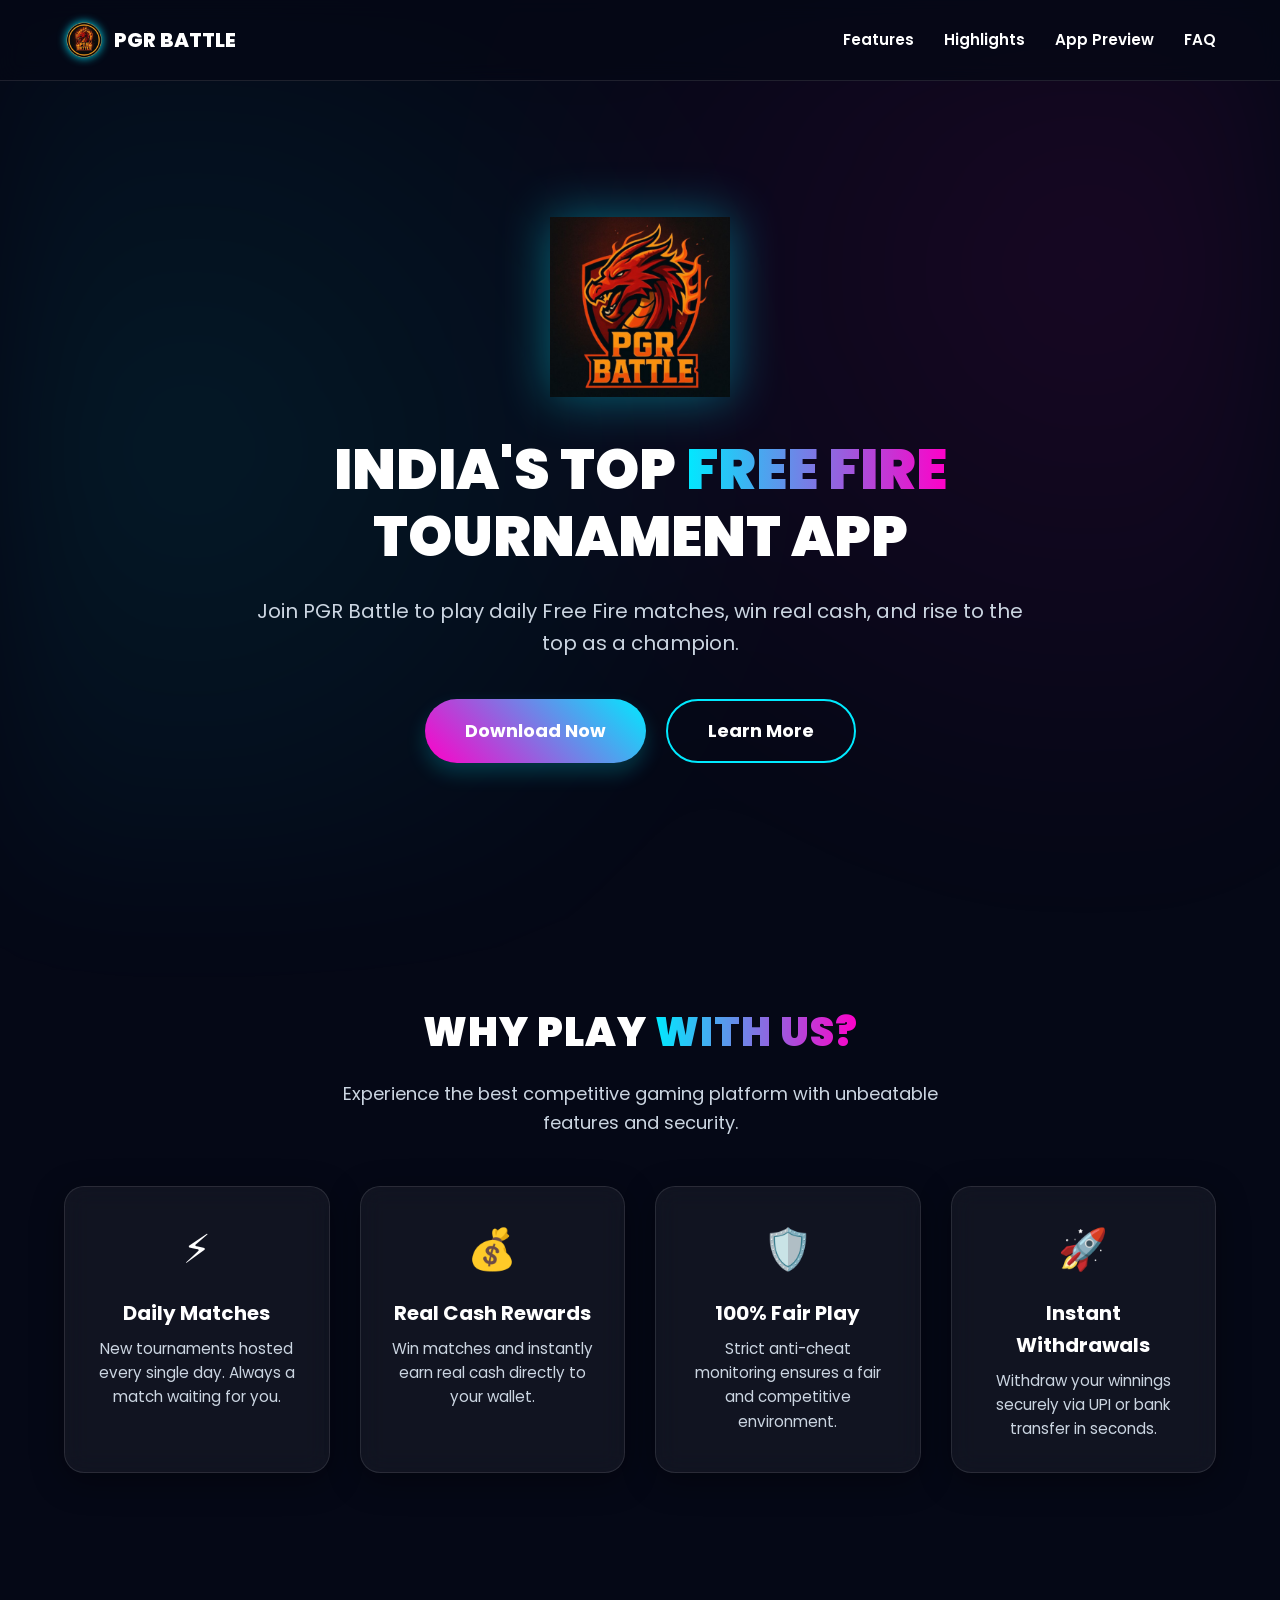
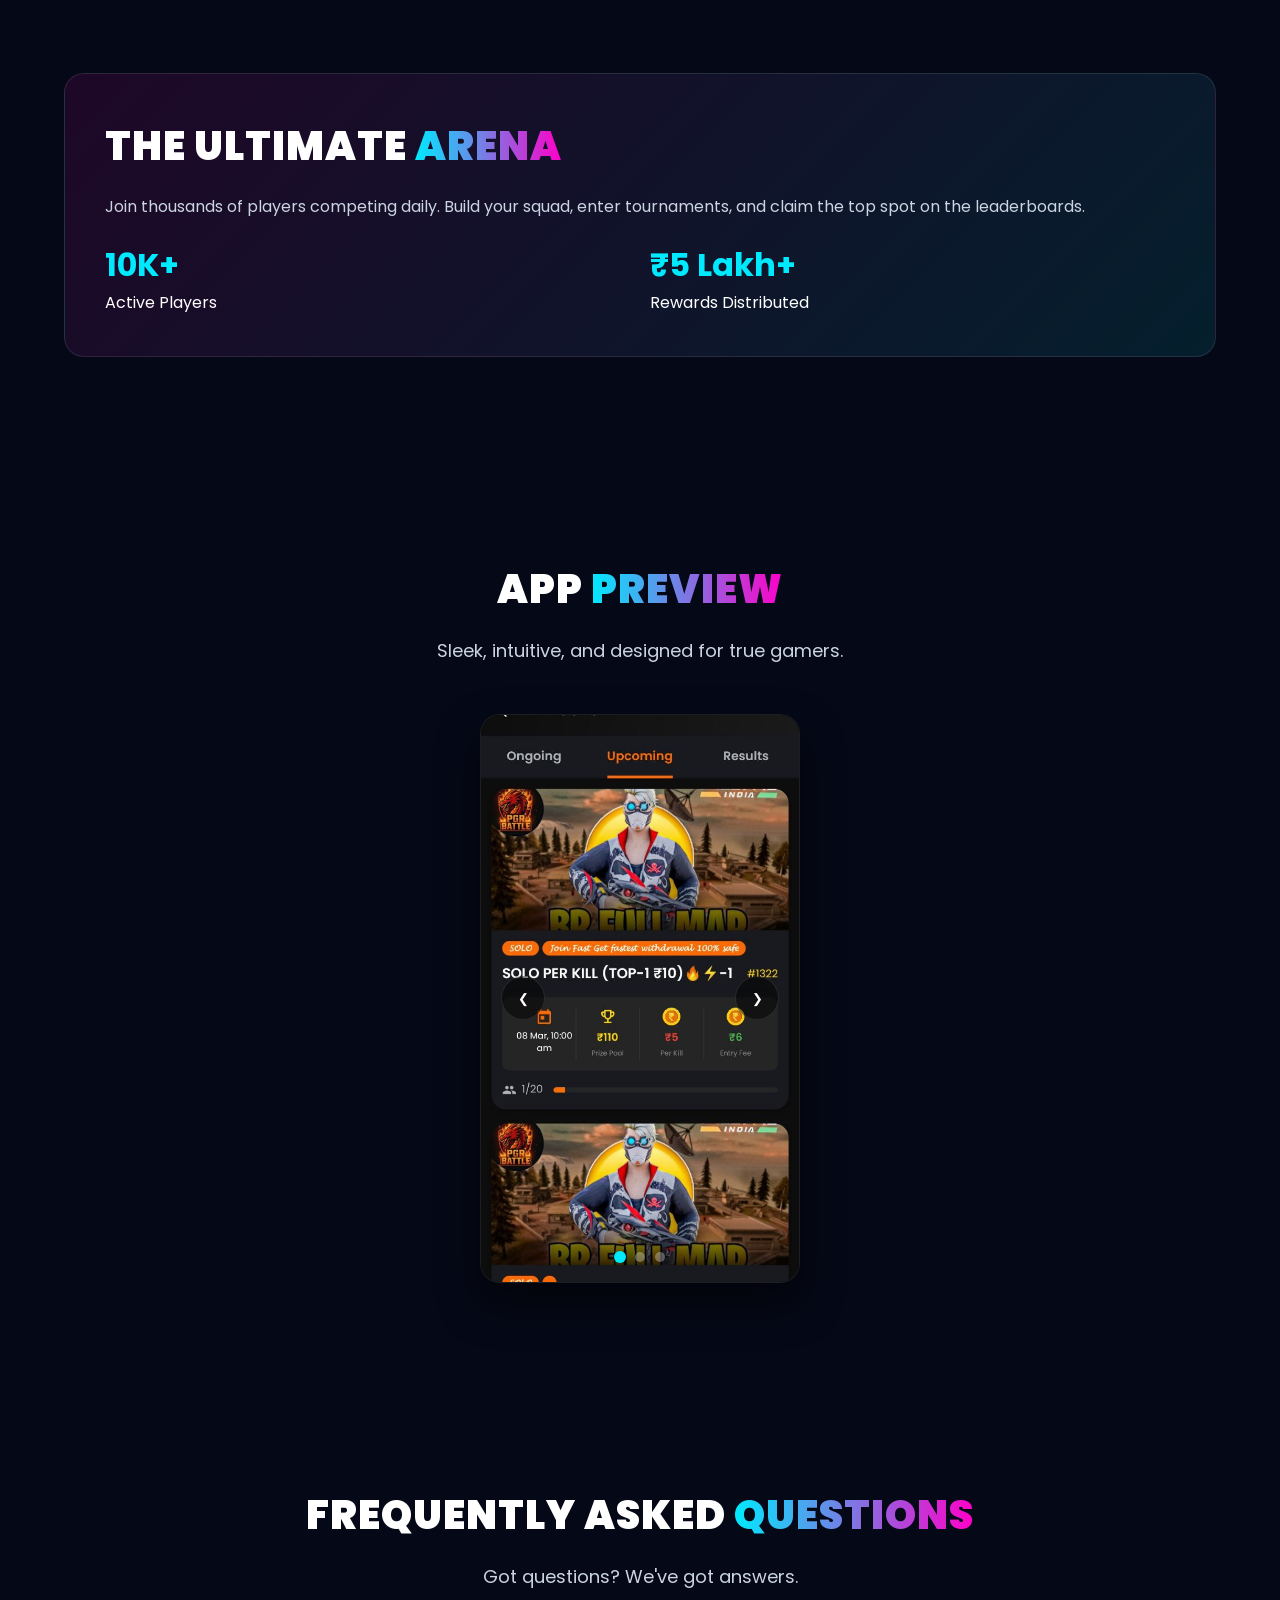
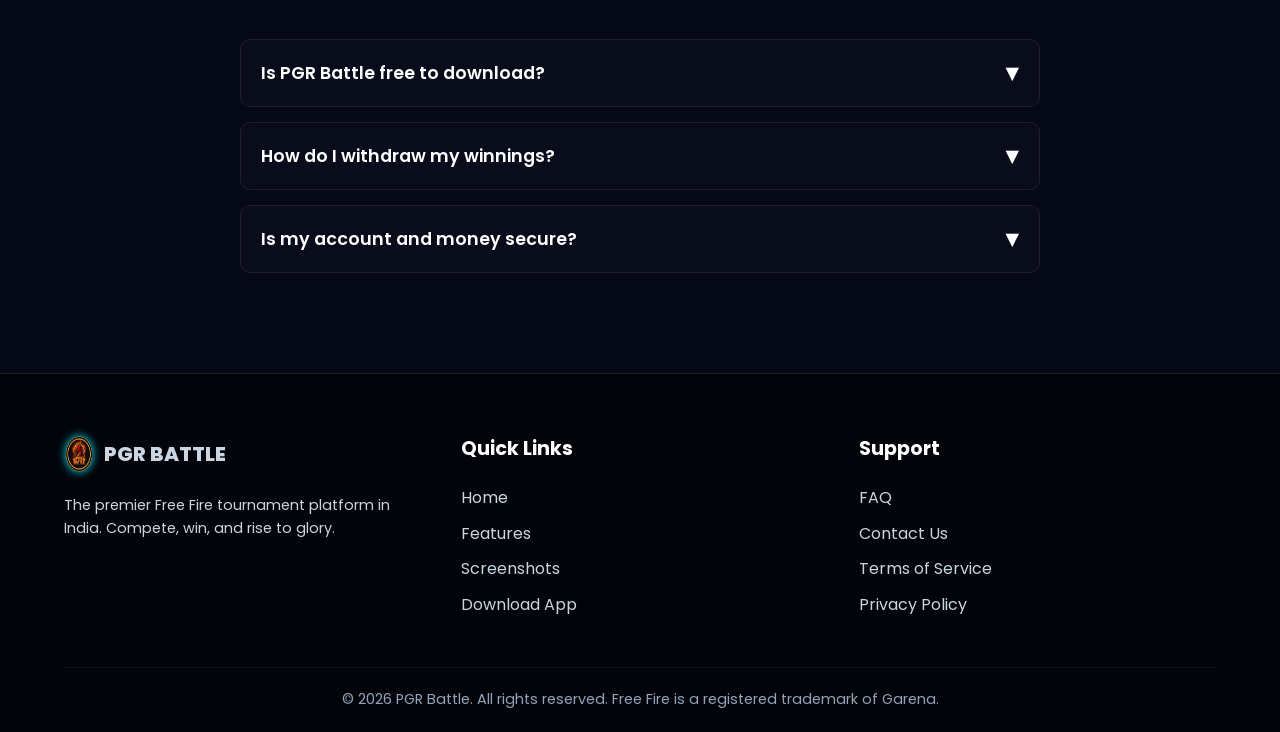
<file: index.html>
<!DOCTYPE html>
<html lang="en">
<head>
  <meta charset="UTF-8">
  <meta name="viewport" content="width=device-width, initial-scale=1.0">
  
  <!-- SEO & Meta Tags -->
  <title>PGR Battle — Official Free Fire Tournament App</title>
  <meta name="description" content="Join PGR Battle to play daily Free Fire matches, win real cash rewards, and become a champion. India's top esports tournament app.">
  <meta name="keywords" content="PGR Battle, Free Fire Tournament, Esports App, Win Cash, Gaming">
  <meta name="author" content="PGR Battle">
  <link rel="canonical" href="https://pgrbattle.com/">
  
  <!-- Open Graph / Social -->
  <meta property="og:type" content="website">
  <meta property="og:url" content="https://pgrbattle.com/">
  <meta property="og:title" content="PGR Battle — Official Free Fire Tournament App">
  <meta property="og:description" content="Play daily Free Fire matches and win real cash rewards. Download now!">
  <meta property="og:image" content="https://pgrbattle.com/logo.png">
  
  <!-- Preconnect & Fonts -->
  <link rel="preconnect" href="https://fonts.googleapis.com">
  <link rel="preconnect" href="https://fonts.gstatic.com" crossorigin>
  <link href="https://fonts.googleapis.com/css2?family=Poppins:wght@400;600;700;800;900&display=swap" rel="stylesheet">
  
  <!-- Favicon -->
  <link rel="icon" type="image/x-icon" href="favicon.ico">
  <link rel="apple-touch-icon" href="apple-touch-icon.png">

  <!-- Core Styles -->
  <link rel="stylesheet" href="style.css?v=3">
</head>
<body>

  <!-- Animated Background -->
  <div class="animated-bg" aria-hidden="true"></div>

  <!-- Navbar -->
  <header class="navbar">
    <div class="container">
      <a href="index.html" class="nav-brand">
        <img src="logo.png" alt="PGR Battle Logo" width="40" height="40">
        PGR BATTLE
      </a>
      
      <button class="mobile-menu-btn" aria-label="Toggle navigation menu" aria-expanded="false">
        ☰
      </button>

      <nav aria-label="Main Navigation">
        <ul class="nav-links">
          <li><a href="#features">Features</a></li>
          <li><a href="#highlights">Highlights</a></li>
          <li><a href="#screenshots">App Preview</a></li>
          <li><a href="#faq">FAQ</a></li>
        </ul>
      </nav>
    </div>
  </header>

  <main>
    <!-- Hero Section -->
    <section class="hero" id="home">
      <div class="container hero-content reveal active">
        <div class="hero-logo-wrapper">
          <img src="20260303_100149.png" alt="PGR Battle Mascot" class="hero-logo" width="180" height="180" loading="eager">
        </div>
        
        <h1>India's Top <span class="text-gradient">Free Fire</span> Tournament App</h1>
        
        <p>Join PGR Battle to play daily Free Fire matches, win real cash, and rise to the top as a champion.</p>
        
        <div class="hero-buttons">
          <a href="download.html" class="btn btn-primary" aria-label="Download PGR Battle App">
            Download Now
          </a>
          <a href="#features" class="btn btn-outline">
            Learn More
          </a>
        </div>
      </div>
    </section>

    <!-- Features Section -->
    <section class="section-padding" id="features">
      <div class="container reveal">
        <div class="text-center">
          <h2 class="section-title">Why Play <span class="text-gradient">With Us?</span></h2>
          <p class="section-subtitle">Experience the best competitive gaming platform with unbeatable features and security.</p>
        </div>
        
        <div class="features-grid">
          <div class="feature-card glass-card">
            <div class="feature-icon" aria-hidden="true">⚡</div>
            <h3>Daily Matches</h3>
            <p>New tournaments hosted every single day. Always a match waiting for you.</p>
          </div>
          
          <div class="feature-card glass-card">
            <div class="feature-icon" aria-hidden="true">💰</div>
            <h3>Real Cash Rewards</h3>
            <p>Win matches and instantly earn real cash directly to your wallet.</p>
          </div>
          
          <div class="feature-card glass-card">
            <div class="feature-icon" aria-hidden="true">🛡️</div>
            <h3>100% Fair Play</h3>
            <p>Strict anti-cheat monitoring ensures a fair and competitive environment.</p>
          </div>
          
          <div class="feature-card glass-card">
            <div class="feature-icon" aria-hidden="true">🚀</div>
            <h3>Instant Withdrawals</h3>
            <p>Withdraw your winnings securely via UPI or bank transfer in seconds.</p>
          </div>
        </div>
      </div>
    </section>

    <!-- Tournament Highlights -->
    <section class="section-padding" id="highlights">
      <div class="container reveal">
        <div class="highlight-box">
          <div class="highlight-content">
            <h2 class="section-title">The Ultimate <span class="text-gradient">Arena</span></h2>
            <p class="text-muted">Join thousands of players competing daily. Build your squad, enter tournaments, and claim the top spot on the leaderboards.</p>
            
            <div class="highlight-stats">
              <div class="stat-item">
                <h4>10K+</h4>
                <p>Active Players</p>
              </div>
              <div class="stat-item">
                <h4>₹5 Lakh+</h4>
                <p>Rewards Distributed</p>
              </div>
            </div>
          </div>
        </div>
      </div>
    </section>

    <!-- Screenshots Carousel -->
    <section class="section-padding" id="screenshots">
      <div class="container reveal">
        <div class="text-center">
          <h2 class="section-title">App <span class="text-gradient">Preview</span></h2>
          <p class="section-subtitle">Sleek, intuitive, and designed for true gamers.</p>
        </div>

        <div class="carousel-container" role="region" aria-roledescription="carousel" aria-label="App Screenshots">
          <div class="carousel-track" id="carouselTrack" aria-live="polite">
            
            <div class="carousel-slide" role="group" aria-roledescription="slide" aria-label="1 of 3">
              <img src="screenshot1.jpg" alt="PGR Battle Homescreen showing active tournaments" loading="lazy">
            </div>
            
            <div class="carousel-slide" role="group" aria-roledescription="slide" aria-label="2 of 3">
              <img src="screenshot2.jpg" alt="Tournament Details and Prize Pool view" loading="lazy">
            </div>
            
            <div class="carousel-slide" role="group" aria-roledescription="slide" aria-label="3 of 3">
              <img src="screenshot3.jpg" alt="Wallet and fast withdrawal options" loading="lazy">
            </div>
            
          </div>
          
          <div class="carousel-controls">
            <button class="carousel-btn prev" aria-label="Previous slide">❮</button>
            <button class="carousel-btn next" aria-label="Next slide">❯</button>
          </div>
          
          <div class="carousel-indicators" aria-label="Carousel slide selectors">
            <!-- Injected via JS -->
          </div>
        </div>
      </div>
    </section>

    <!-- FAQ Section -->
    <section class="section-padding" id="faq">
      <div class="container reveal">
        <div class="text-center">
          <h2 class="section-title">Frequently Asked <span class="text-gradient">Questions</span></h2>
          <p class="section-subtitle">Got questions? We've got answers.</p>
        </div>
        
        <div class="faq-grid">
          
          <div class="faq-item">
            <button class="faq-question" aria-expanded="false">
              Is PGR Battle free to download?
              <span class="faq-icon" aria-hidden="true">▼</span>
            </button>
            <div class="faq-answer">
              <p>Yes! The app is completely free to download and install. Some premium tournaments may have an entry fee, but we also host free daily scrims.</p>
            </div>
          </div>
          
          <div class="faq-item">
            <button class="faq-question" aria-expanded="false">
              How do I withdraw my winnings?
              <span class="faq-icon" aria-hidden="true">▼</span>
            </button>
            <div class="faq-answer">
              <p>You can easily withdraw your balance to your bank account via UPI (Google Pay, PhonePe, Paytm). Withdrawals are processed instantly.</p>
            </div>
          </div>
          
          <div class="faq-item">
            <button class="faq-question" aria-expanded="false">
              Is my account and money secure?
              <span class="faq-icon" aria-hidden="true">▼</span>
            </button>
            <div class="faq-answer">
              <p>Absolutely. We use industry-standard encryption to protect your data and integrate with top-tier payment gateways to ensure 100% secure transactions.</p>
            </div>
          </div>

        </div>
      </div>
    </section>
  </main>

  <!-- Footer -->
  <footer class="footer">
    <div class="container">
      <div class="footer-grid">
        
        <div class="footer-col">
          <a href="index.html" class="nav-brand" style="margin-bottom: 20px;">
            <img src="logo.png" alt="PGR Battle Logo" width="30" height="30">
            PGR BATTLE
          </a>
          <p class="text-muted" style="font-size: 0.9rem;">The premier Free Fire tournament platform in India. Compete, win, and rise to glory.</p>
        </div>
        
        <div class="footer-col">
          <h4>Quick Links</h4>
          <ul>
            <li><a href="#home">Home</a></li>
            <li><a href="#features">Features</a></li>
            <li><a href="#screenshots">Screenshots</a></li>
            <li><a href="download.html">Download App</a></li>
          </ul>
        </div>
        
        <div class="footer-col">
          <h4>Support</h4>
          <ul>
            <li><a href="#faq">FAQ</a></li>
            <li><a href="mailto:support@pgrbattle.com">Contact Us</a></li>
            <li><a href="#">Terms of Service</a></li>
            <li><a href="#">Privacy Policy</a></li>
          </ul>
        </div>
        
      </div>
      
      <div class="footer-bottom">
        <p>&copy; 2026 PGR Battle. All rights reserved. Free Fire is a registered trademark of Garena.</p>
      </div>
    </div>
  </footer>

  <!-- Main JavaScript -->
  <script src="main.js"></script>

</body>
</html>
</file>
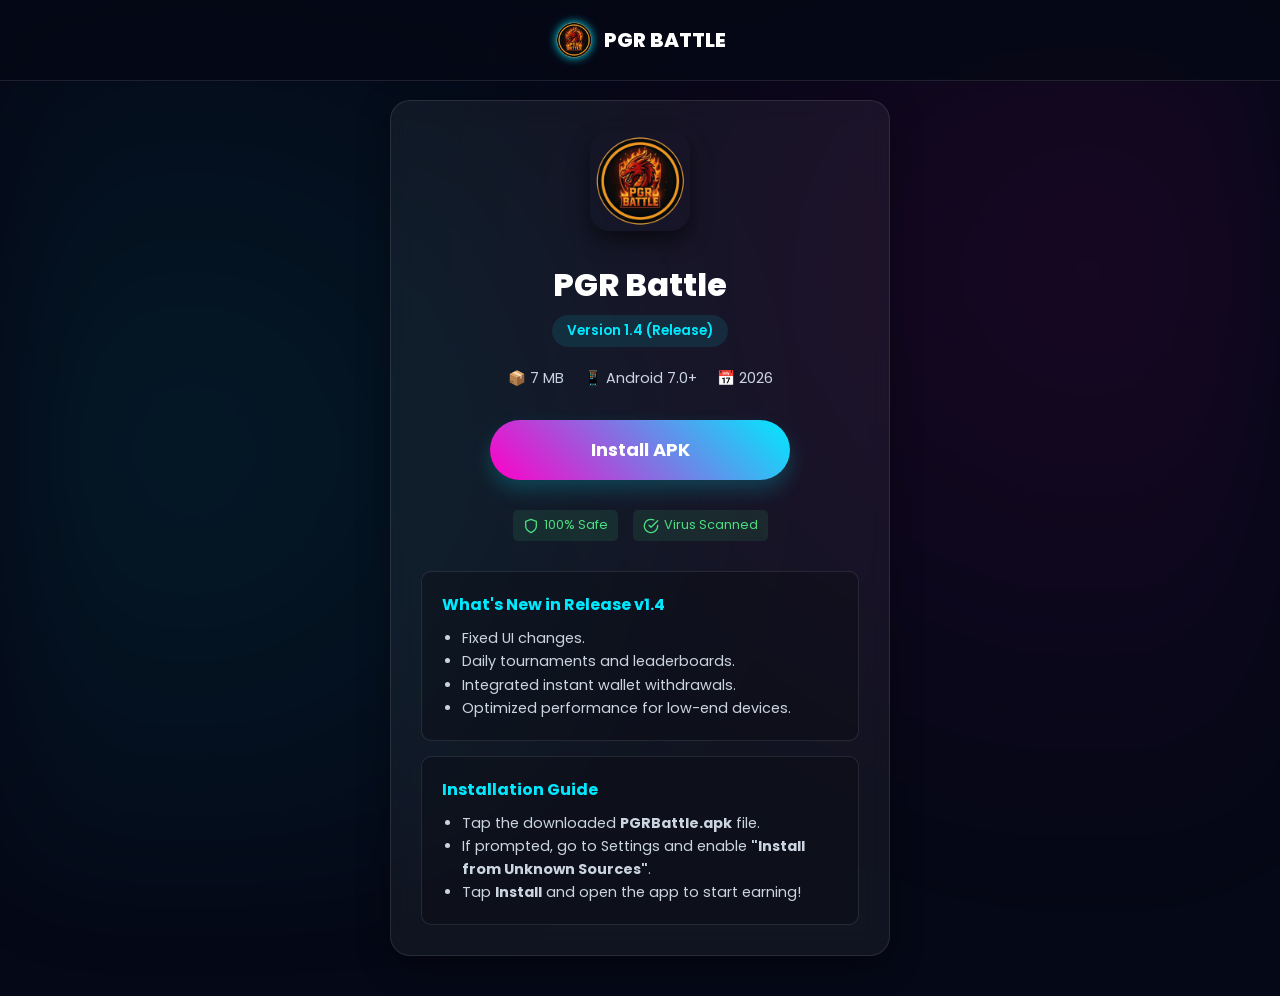
<file: download.html>
<!DOCTYPE html>
<html lang="en">
<head>
  <meta charset="UTF-8">
  <meta name="viewport" content="width=device-width, initial-scale=1.0">
  
  <!-- SEO & Meta Tags -->
  <title>Download PGR Battle — Official App Install</title>
  <meta name="description" content="Download the latest version of the PGR Battle APK. Play daily Free Fire tournaments and win real cash securely.">
  <meta name="robots" content="noindex, follow"> <!-- Download page usually noindexed or lightly indexed -->
  
  <!-- Fonts & Core Styles -->
  <link rel="preconnect" href="https://fonts.googleapis.com">
  <link rel="preconnect" href="https://fonts.gstatic.com" crossorigin>
  <link href="https://fonts.googleapis.com/css2?family=Poppins:wght@400;600;700;800;900&display=swap" rel="stylesheet">
  
  <link rel="icon" type="image/x-icon" href="favicon.ico">
  <link rel="stylesheet" href="style.css">
</head>
<body>

  <!-- Animated Background -->
  <div class="animated-bg" aria-hidden="true"></div>

  <!-- Navbar Minimal -->
  <header class="navbar">
    <div class="container" style="justify-content: center;">
      <a href="index.html" class="nav-brand">
        <img src="logo.png" alt="PGR Battle Logo" width="40" height="40">
        PGR BATTLE
      </a>
    </div>
  </header>

  <main class="download-page">
    <div class="download-card glass-card reveal active">
      
      <img src="logo.png" alt="PGR Battle App Icon" class="app-icon" width="100" height="100">
      
      <h1 style="font-size: 2rem; font-weight: 800; margin-bottom: 5px;">PGR Battle</h1>
      <div class="version-badge">Version 1.4 (Release)</div>
      
      <div class="meta-info">
        <span>📦 7 MB</span>
        <span>📱 Android 7.0+</span>
        <span>📅 2026</span>
      </div>
      
      <a id="initiateDownloadBtn" 
         class="btn btn-primary" 
         style="width: 100%; max-width: 300px; margin: 0 auto; display: flex;"
         href="https://github.com/DakshDagar001/pgrbattle-website/releases/download/v1.4-release/PGRBattle.apk"
         download>
        Install APK
      </a>
      
      <div class="progress-bar-container" aria-hidden="true">
        <div class="progress-bar"></div>
      </div>
      
      <div class="security-badges">
        <div class="badge">
          <svg width="16" height="16" viewBox="0 0 24 24" fill="none" stroke="currentColor" stroke-width="2" stroke-linecap="round" stroke-linejoin="round"><path d="M12 22s8-4 8-10V5l-8-3-8 3v7c0 6 8 10 8 10z"></path></svg>
          100% Safe
        </div>
        <div class="badge">
          <svg width="16" height="16" viewBox="0 0 24 24" fill="none" stroke="currentColor" stroke-width="2" stroke-linecap="round" stroke-linejoin="round"><path d="M22 11.08V12a10 10 0 1 1-5.93-9.14"></path><polyline points="22 4 12 14.01 9 11.01"></polyline></svg>
          Virus Scanned
        </div>
      </div>
      
      <div class="changelog-box">
        <h4>What's New in Release v1.4</h4>
        <ul>
          <li>Fixed UI changes.</li>
          <li>Daily tournaments and leaderboards.</li>
          <li>Integrated instant wallet withdrawals.</li>
          <li>Optimized performance for low-end devices.</li>
        </ul>
      </div>
      
      <div class="changelog-box" style="margin-top: 15px;">
        <h4>Installation Guide</h4>
        <ul>
          <li>Tap the downloaded <strong>PGRBattle.apk</strong> file.</li>
          <li>If prompted, go to Settings and enable <strong>"Install from Unknown Sources"</strong>.</li>
          <li>Tap <strong>Install</strong> and open the app to start earning!</li>
        </ul>
      </div>

    </div>
  </main>

  <script src="main.js"></script>

</body>
</html>
</file>
<file: style.css>
/* ===== MODERN RESET ===== */
:root {
  /* Color Palette */
  --bg-dark: #050816;
  --bg-darker: #02040a;
  --accent-cyan: #00eaff;
  --accent-magenta: #ff00c8;
  --text-main: #ffffff;
  --text-muted: #cbd5e1;
  --text-dark: #94a3b8;
  
  /* Glassmorphism */
  --glass-bg: rgba(255, 255, 255, 0.05);
  --glass-border: rgba(255, 255, 255, 0.1);
  --glass-shadow: 0 8px 32px 0 rgba(0, 0, 0, 0.37);
  
  /* Typography */
  --font-primary: 'Poppins', system-ui, -apple-system, sans-serif;
  
  /* Layout */
  --container-max: 1200px;
  --transition-fast: 0.2s ease;
  --transition-med: 0.3s ease;
  --transition-slow: 0.6s cubic-bezier(0.16, 1, 0.3, 1);
}

*, *::before, *::after {
  box-sizing: border-box;
  margin: 0;
  padding: 0;
}

html {
  scroll-behavior: smooth;
  font-size: 16px;
}

body {
  font-family: var(--font-primary);
  background-color: var(--bg-dark);
  color: var(--text-main);
  overflow-x: hidden;
  line-height: 1.6;
  -webkit-font-smoothing: antialiased;
  -moz-osx-font-smoothing: grayscale;
}

/* Background Animation */
.animated-bg {
  position: fixed;
  top: 0;
  left: 0;
  width: 100vw;
  height: 100vh;
  z-index: -1;
  background: radial-gradient(circle at 15% 50%, rgba(0, 234, 255, 0.08), transparent 50%),
              radial-gradient(circle at 85% 30%, rgba(255, 0, 200, 0.08), transparent 50%);
  filter: blur(60px);
  animation: bg-pulse 10s ease-in-out infinite alternate;
}

@keyframes bg-pulse {
  0% { transform: scale(1); opacity: 0.8; }
  100% { transform: scale(1.1); opacity: 1; }
}

/* Typography utilities */
.text-gradient {
  background: linear-gradient(90deg, var(--accent-cyan), var(--accent-magenta));
  -webkit-background-clip: text;
  -webkit-text-fill-color: transparent;
  background-clip: text;
  color: transparent;
}

.text-center { text-align: center; }
.text-muted { color: var(--text-muted); }

/* Layout utilities */
.container {
  width: 90%;
  max-width: var(--container-max);
  margin: 0 auto;
}

.section-padding {
  padding: 100px 0;
}

.flex-center {
  display: flex;
  justify-content: center;
  align-items: center;
}

/* ===== COMPONENTS ===== */

/* Navbar */
.navbar {
  position: fixed;
  top: 0;
  width: 100%;
  padding: 20px 0;
  z-index: 1000;
  background: rgba(5, 8, 22, 0.8);
  backdrop-filter: blur(10px);
  -webkit-backdrop-filter: blur(10px);
  border-bottom: 1px solid var(--glass-border);
  transition: var(--transition-med);
}

.navbar .container {
  display: flex;
  justify-content: space-between;
  align-items: center;
}

.nav-brand {
  display: flex;
  align-items: center;
  gap: 10px;
  font-weight: 800;
  font-size: 1.25rem;
  text-decoration: none;
  color: var(--text-main);
}

.nav-brand img {
  height: 40px;
  filter: drop-shadow(0 0 5px var(--accent-cyan));
}

.nav-links {
  display: flex;
  gap: 30px;
  list-style: none;
}

.nav-links a {
  color: var(--text-main);
  text-decoration: none;
  font-weight: 600;
  font-size: 0.95rem;
  transition: var(--transition-fast);
  position: relative;
}

.nav-links a::after {
  content: '';
  position: absolute;
  bottom: -4px;
  left: 0;
  width: 0;
  height: 2px;
  background: var(--accent-cyan);
  transition: var(--transition-fast);
}

.nav-links a:hover::after, .nav-links a:focus-visible::after {
  width: 100%;
}
.nav-links a:hover, .nav-links a:focus-visible {
  color: var(--accent-cyan);
  outline: none;
}

/* Mobile Menu Toggle */
.mobile-menu-btn {
  display: none;
  background: none;
  border: none;
  color: white;
  font-size: 1.5rem;
  cursor: pointer;
}

/* Buttons */
.btn {
  display: inline-flex;
  align-items: center;
  justify-content: center;
  padding: 16px 40px;
  font-size: 1.125rem;
  font-weight: 700;
  border-radius: 50px;
  text-decoration: none;
  transition: var(--transition-med);
  cursor: pointer;
  border: none;
  position: relative;
  overflow: hidden;
  z-index: 1;
}

.btn-primary {
  background: linear-gradient(45deg, var(--accent-magenta), var(--accent-cyan));
  color: white;
  box-shadow: 0 10px 20px rgba(0, 234, 255, 0.2);
}

.btn-primary::before {
  content: "";
  position: absolute;
  top: 0; left: 0; right: 0; bottom: 0;
  background: linear-gradient(45deg, var(--accent-cyan), var(--accent-magenta));
  opacity: 0;
  z-index: -1;
  transition: var(--transition-med);
  border-radius: 50px;
}

.btn-primary:hover::before, .btn-primary:focus-visible::before {
  opacity: 1;
}

.btn-primary:hover, .btn-primary:focus-visible {
  transform: translateY(-3px) scale(1.02);
  box-shadow: 0 15px 25px rgba(0, 234, 255, 0.3);
  outline: none;
}

.btn-primary:active {
  transform: translateY(1px);
}

.btn-outline {
  background: transparent;
  color: white;
  border: 2px solid var(--accent-cyan);
}
.btn-outline:hover, .btn-outline:focus-visible {
  background: rgba(0, 234, 255, 0.1);
  box-shadow: 0 0 15px rgba(0, 234, 255, 0.2);
  outline: none;
}

/* Section Headings */
.section-title {
  font-size: 2.5rem;
  font-weight: 900;
  margin-bottom: 1rem;
  text-transform: uppercase;
  letter-spacing: 1px;
}
.section-subtitle {
  font-size: 1.125rem;
  color: var(--text-muted);
  max-width: 600px;
  margin: 0 auto 3rem;
}

/* Glass Card */
.glass-card {
  background: var(--glass-bg);
  backdrop-filter: blur(12px);
  -webkit-backdrop-filter: blur(12px);
  border: 1px solid var(--glass-border);
  border-radius: 20px;
  padding: 30px;
  box-shadow: var(--glass-shadow);
  transition: var(--transition-med);
}

/* ===== HERO SECTION ===== */
.hero {
  min-height: 100vh;
  padding-top: 80px; /* Offset for navbar */
  display: flex;
  flex-direction: column;
  justify-content: center;
  position: relative;
}

.hero-content {
  text-align: center;
  max-width: 800px;
  margin: 0 auto;
}

.hero-logo-wrapper {
  margin-bottom: 2rem;
  animation: float 6s ease-in-out infinite;
}

.hero-logo {
  width: 180px;
  height: auto;
  filter: drop-shadow(0 0 25px rgba(0, 234, 255, 0.4));
}

@keyframes float {
  0% { transform: translateY(0px); }
  50% { transform: translateY(-15px); }
  100% { transform: translateY(0px); }
}

.hero h1 {
  font-size: 3.5rem;
  font-weight: 900;
  line-height: 1.2;
  margin-bottom: 1.5rem;
  text-transform: uppercase;
}

.hero p {
  font-size: 1.25rem;
  margin-bottom: 2.5rem;
  color: var(--text-muted);
}

.hero-buttons {
  display: flex;
  gap: 20px;
  justify-content: center;
}

/* ===== FEATURES SECTION ===== */
.features-grid {
  display: grid;
  grid-template-columns: repeat(auto-fit, minmax(250px, 1fr));
  gap: 30px;
}

.feature-card {
  text-align: center;
  position: relative;
  overflow: hidden;
}

.feature-card::before {
  content: '';
  position: absolute;
  top: 0; left: 0; width: 100%; height: 2px;
  background: linear-gradient(90deg, transparent, var(--accent-cyan), transparent);
  transform: translateX(-100%);
  transition: 0.5s;
}

.feature-card:hover::before {
  transform: translateX(100%);
}

.feature-card:hover {
  transform: translateY(-5px);
  background: rgba(255, 255, 255, 0.08);
  border-color: rgba(255, 255, 255, 0.2);
}

.feature-icon {
  font-size: 2.5rem;
  margin-bottom: 1rem;
}

.feature-card h3 {
  font-size: 1.25rem;
  margin-bottom: 0.5rem;
}
.feature-card p {
  font-size: 0.95rem;
  color: var(--text-muted);
}

/* ===== TOURNAMENT HIGHLIGHTS ===== */
.highlight-box {
  display: flex;
  align-items: center;
  gap: 40px;
  background: linear-gradient(135deg, rgba(255,0,200,0.1), rgba(0,234,255,0.1));
  border-radius: 20px;
  padding: 40px;
  border: 1px solid var(--glass-border);
}
.highlight-content {
  flex: 1;
}
.highlight-stats {
  display: grid;
  grid-template-columns: 1fr 1fr;
  gap: 20px;
  margin-top: 20px;
}
.stat-item h4 {
  font-size: 2rem;
  color: var(--accent-cyan);
}

/* ===== SCREENSHOT CAROUSEL ===== */
.carousel-container {
  position: relative;
  width: 100%;
  max-width: 320px; /* Mobile phone width */
  margin: 0 auto;
  border-radius: 20px;
  box-shadow: 0 20px 40px rgba(0,0,0,0.5);
  border: 1px solid var(--glass-border);
  background: var(--bg-darker);
  overflow: hidden;
  aspect-ratio: 9/16; /* Enforce phone shape */
}

.carousel-track {
  display: flex;
  height: 100%;
  transition: transform 0.5s cubic-bezier(0.25, 1, 0.5, 1);
}

.carousel-slide {
  flex: 0 0 100%;
  width: 100%;
  height: 100%;
  display: flex;
  justify-content: center;
  align-items: center;
}

.carousel-slide img {
  width: 100%;
  height: 100%;
  object-fit: cover;
  display: block;
}

.carousel-controls {
  position: absolute;
  top: 50%;
  left: 0; right: 0;
  display: flex;
  justify-content: space-between;
  padding: 0 20px;
  transform: translateY(-50%);
  pointer-events: none;
}

.carousel-btn {
  pointer-events: auto;
  background: rgba(0,0,0,0.5);
  color: white;
  border: 1px solid var(--glass-border);
  width: 44px; height: 44px;
  border-radius: 50%;
  display: flex;
  justify-content: center;
  align-items: center;
  cursor: pointer;
  transition: var(--transition-fast);
}

.carousel-btn:hover, .carousel-btn:focus-visible {
  background: var(--accent-cyan);
  color: black;
  outline: none;
}

.carousel-indicators {
  position: absolute;
  bottom: 20px;
  left: 50%;
  transform: translateX(-50%);
  display: flex;
  gap: 10px;
}

.indicator {
  width: 10px; height: 10px;
  border-radius: 50%;
  background: rgba(255,255,255,0.3);
  border: none;
  cursor: pointer;
  transition: var(--transition-fast);
}

.indicator.active {
  background: var(--accent-cyan);
  transform: scale(1.2);
}

/* ===== FAQ SECTION ===== */
.faq-grid {
  max-width: 800px;
  margin: 0 auto;
  display: flex;
  flex-direction: column;
  gap: 15px;
}
.faq-item {
  border: 1px solid var(--glass-border);
  border-radius: 10px;
  overflow: hidden;
}
.faq-question {
  width: 100%;
  text-align: left;
  padding: 20px;
  background: rgba(255,255,255,0.02);
  border: none;
  color: white;
  font-size: 1.1rem;
  font-weight: 600;
  cursor: pointer;
  display: flex;
  justify-content: space-between;
  align-items: center;
  transition: var(--transition-fast);
  font-family: var(--font-primary);
}
.faq-question:hover, .faq-question:focus-visible {
  background: rgba(255,255,255,0.05);
  outline: none;
}
.faq-answer {
  max-height: 0;
  overflow: hidden;
  transition: max-height 0.3s ease;
  background: rgba(0,0,0,0.2);
}
.faq-answer p {
  padding: 20px;
  color: var(--text-muted);
}
.faq-item.active .faq-answer {
  max-height: 300px;
}
.faq-icon {
  transition: transform 0.3s ease;
}
.faq-item.active .faq-icon {
  transform: rotate(180deg);
}

/* ===== FOOTER ===== */
.footer {
  background: var(--bg-darker);
  border-top: 1px solid var(--glass-border);
  padding: 60px 0 20px;
}
.footer-grid {
  display: grid;
  grid-template-columns: repeat(auto-fit, minmax(200px, 1fr));
  gap: 40px;
  margin-bottom: 40px;
}
.footer-col h4 {
  font-size: 1.2rem;
  margin-bottom: 20px;
  color: white;
}
.footer-col ul {
  list-style: none;
}
.footer-col li {
  margin-bottom: 10px;
}
.footer-col a {
  color: var(--text-muted);
  text-decoration: none;
  transition: var(--transition-fast);
}
.footer-col a:hover, .footer-col a:focus-visible {
  color: var(--accent-cyan);
  outline: none;
}
.footer-bottom {
  text-align: center;
  padding-top: 20px;
  border-top: 1px solid rgba(255,255,255,0.05);
  color: var(--text-dark);
  font-size: 0.9rem;
}

/* ===== DOWNLOAD PAGE SPECIFICS ===== */
.download-page {
  display: flex;
  justify-content: center;
  align-items: center;
  min-height: 100vh;
  padding: 100px 20px 40px;
}
.download-card {
  max-width: 500px;
  width: 100%;
  text-align: center;
}
.app-icon {
  width: 100px; height: 100px;
  border-radius: 20px;
  margin: 0 auto 20px;
  box-shadow: 0 10px 20px rgba(0,0,0,0.5);
}
.version-badge {
  display: inline-block;
  padding: 5px 15px;
  background: rgba(0, 234, 255, 0.1);
  color: var(--accent-cyan);
  border-radius: 20px;
  font-size: 0.85rem;
  font-weight: 600;
  margin-bottom: 20px;
}
.meta-info {
  display: flex;
  justify-content: center;
  gap: 20px;
  color: var(--text-muted);
  font-size: 0.9rem;
  margin-bottom: 30px;
}
.security-badges {
  display: flex;
  justify-content: center;
  gap: 15px;
  margin-top: 30px;
}
.badge {
  display: flex;
  align-items: center;
  gap: 5px;
  font-size: 0.8rem;
  color: #4ade80;
  background: rgba(74, 222, 128, 0.1);
  padding: 5px 10px;
  border-radius: 5px;
}

.progress-bar-container {
  width: 100%;
  height: 8px;
  background: var(--glass-border);
  border-radius: 4px;
  margin-top: 20px;
  overflow: hidden;
  display: none;
}
.progress-bar {
  height: 100%;
  width: 0%;
  background: linear-gradient(90deg, var(--accent-magenta), var(--accent-cyan));
  transition: width 0.3s ease;
}

.changelog-box {
  margin-top: 30px;
  text-align: left;
  background: rgba(0,0,0,0.2);
  padding: 20px;
  border-radius: 10px;
  border: 1px solid var(--glass-border);
}
.changelog-box h4 {
  color: var(--accent-cyan);
  margin-bottom: 10px;
}
.changelog-box ul {
  list-style-type: disc;
  padding-left: 20px;
  color: var(--text-muted);
  font-size: 0.9rem;
}

/* Scroll Animations */
.reveal {
  opacity: 0;
  transform: translateY(30px);
  transition: all 0.8s ease;
}
.reveal.active {
  opacity: 1;
  transform: translateY(0);
}

/* ===== RESPONSIVE ===== */
@media (max-width: 768px) {
  .hero h1 { font-size: 2.5rem; }
  .section-title { font-size: 2rem; }
  .nav-links {
    display: none;
    position: absolute;
    top: 100%; left: 0; width: 100%;
    background: var(--bg-darker);
    flex-direction: column;
    padding: 20px;
    text-align: center;
    border-bottom: 1px solid var(--glass-border);
  }
  .nav-links.active { display: flex; }
  .mobile-menu-btn { display: block; }
  .hero-buttons { flex-direction: column; }
  .highlight-box { flex-direction: column; text-align: center; }
}
</file>
